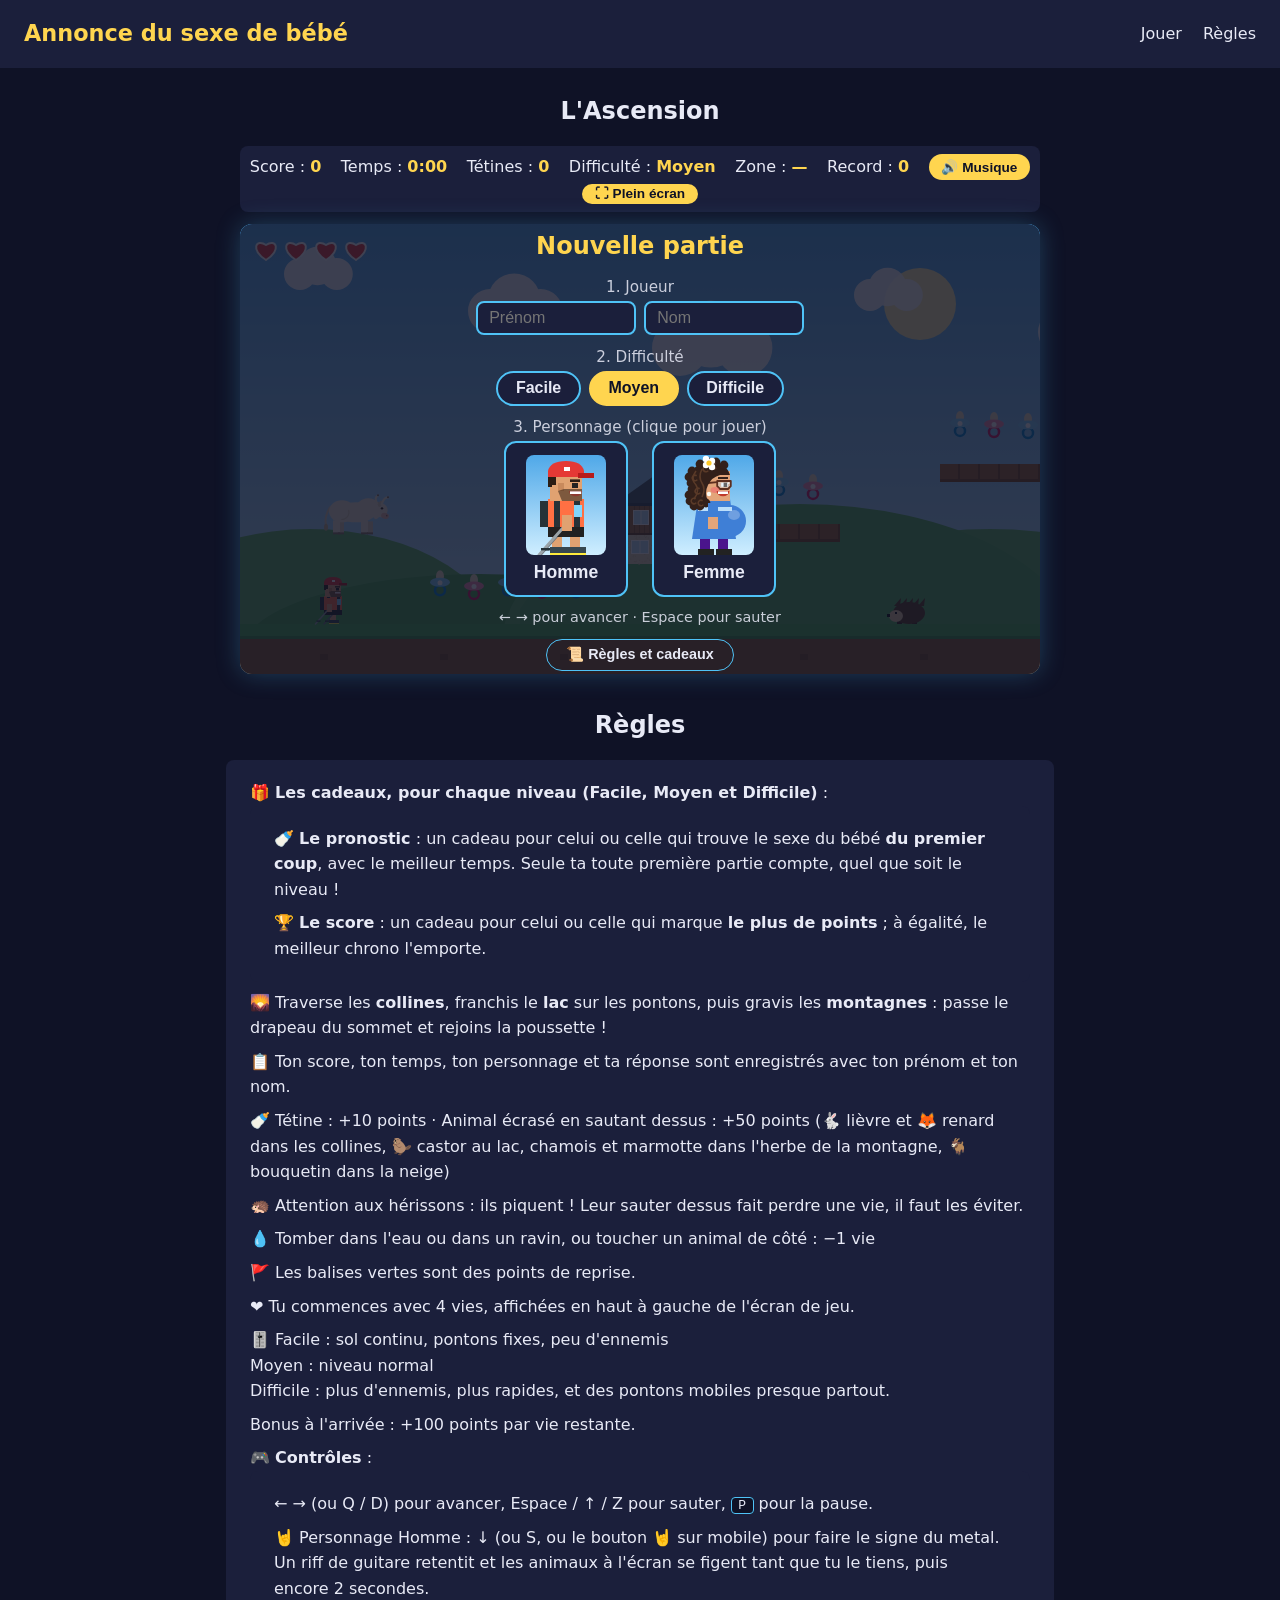
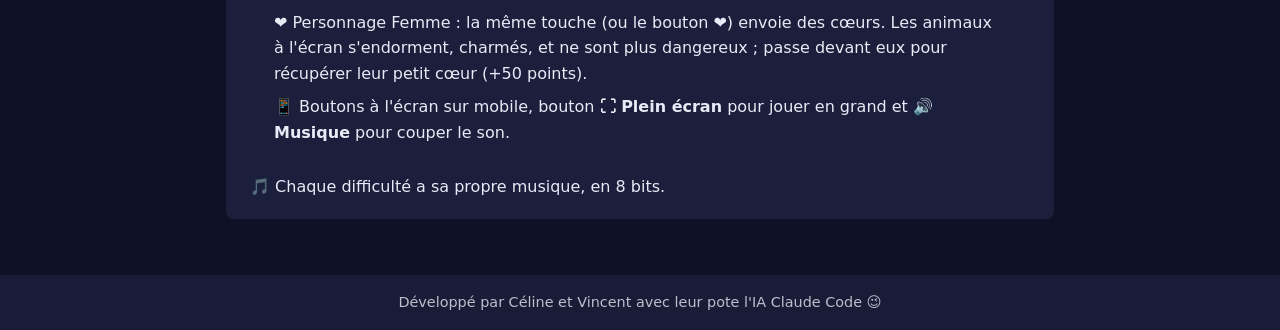
<file: index.html>
<!DOCTYPE html>
<html lang="fr">
<head>
  <meta charset="UTF-8">
  <meta name="viewport" content="width=device-width, initial-scale=1.0">
  <title>Annonce du sexe de bébé — L'Ascension</title>
  <link rel="stylesheet" href="style.css?v=202611071335">
</head>
<body>
  <header>
    <h1>Annonce du sexe de bébé</h1>
    <nav>
      <a href="#jeu">Jouer</a>
      <a href="#regles">Règles</a>
    </nav>
  </header>

  <main>
    <section id="jeu">
      <h2>L'Ascension</h2>

      <div class="hud">
        <span>Score : <strong id="score">0</strong></span>
        <span>Temps : <strong id="temps">0:00</strong></span>
        <span>Tétines : <strong id="pieces">0</strong></span>
        <span>Difficulté : <strong id="difficulte">Moyen</strong></span>
        <span>Zone : <strong id="zone">—</strong></span>
        <span>Record : <strong id="record">0</strong></span>
        <button id="bouton-musique" class="bouton-hud" aria-label="Couper la musique">🔊 Musique</button>
        <button id="bouton-plein-ecran" class="bouton-hud" aria-label="Passer en plein écran">⛶ Plein écran</button>
      </div>

      <div class="zone-jeu">
        <canvas id="canvas" width="800" height="450"></canvas>

        <div id="ecran-selection" class="ecran">
          <h3>Nouvelle partie</h3>
          <p class="etape">1. Joueur</p>
          <div class="identite">
            <input id="prenom" type="text" placeholder="Prénom" maxlength="30" autocomplete="given-name" aria-label="Prénom">
            <input id="nom" type="text" placeholder="Nom" maxlength="30" autocomplete="family-name" aria-label="Nom">
          </div>
          <p id="erreur-identite" class="erreur cache">Entre ton prénom et ton nom pour jouer.</p>
          <p class="etape">2. Difficulté</p>
          <div class="difficultes">
            <button class="bouton-difficulte" data-difficulte="facile">Facile</button>
            <button class="bouton-difficulte actif" data-difficulte="moyen">Moyen</button>
            <button class="bouton-difficulte" data-difficulte="difficile">Difficile</button>
          </div>
          <p class="etape">3. Personnage (clique pour jouer)</p>
          <div class="choix">
            <button class="carte-perso" data-perso="homme">
              <canvas width="80" height="100"></canvas>
              <span>Homme</span>
            </button>
            <button class="carte-perso" data-perso="femme">
              <canvas width="80" height="100"></canvas>
              <span>Femme</span>
            </button>
          </div>
          <p class="aide">← → pour avancer · Espace pour sauter</p>
          <button id="bouton-voir-regles" class="bouton-secondaire">📜 Règles et cadeaux</button>
        </div>

        <!-- Règles et cadeaux : affichés au début de la première partie, puis sur demande -->
        <div id="ecran-regles" class="ecran cache">
          <div class="contenu-regles">
            <h3>📜 Règles du jeu</h3>
            <p>Traverse les collines, le lac et les montagnes, puis rejoins la poussette pour répondre : <strong>fille ou garçon ?</strong></p>
            <ul>
              <li>← → pour avancer, Espace pour sauter (boutons à l'écran sur mobile). Tu as 4 vies ❤️.</li>
              <li>L'eau, les ravins et les animaux touchés de côté font perdre une vie. Saute sur les animaux pour les écraser… sauf les hérissons, qui piquent !</li>
              <li>Tétine +10, animal écrasé +50, et +100 par vie restante à l'arrivée. Cherche aussi le biberon 🍼 et la grotte 🧀 !</li>
            </ul>
            <h4>🎁 Les cadeaux, pour chaque niveau (Facile, Moyen et Difficile)</h4>
            <ul>
              <li>🍼 <strong>Le pronostic</strong> : un cadeau pour celui ou celle qui trouve le sexe du bébé <strong>du premier coup</strong>, avec le meilleur temps. Seule ta toute première partie compte, quel que soit le niveau !</li>
              <li>🏆 <strong>Le score</strong> : un cadeau pour celui ou celle qui marque <strong>le plus de points</strong> ; à égalité, le meilleur chrono l'emporte.</li>
            </ul>
            <p class="note-regles">Utilise toujours le même prénom et le même nom pour que tes parties soient bien comptées.</p>
            <button id="bouton-regles">C'est parti !</button>
          </div>
        </div>

        <div id="ecran-message" class="ecran cache">
          <h3 id="message-titre"></h3>
          <p id="message-texte"></p>
          <button id="bouton-message">Rejouer</button>
        </div>

        <div id="ecran-question" class="ecran cache">
          <h3>Alors fille ou garçon ?</h3>
          <p id="question-texte"></p>
          <div class="choix-reponse">
            <button data-reponse="fille">👧 Fille</button>
            <button data-reponse="garçon">👦 Garçon</button>
          </div>
        </div>
      </div>

      <div class="controles-tactiles">
        <div class="groupe-tactile groupe-deplacement">
          <button data-tactile="ArrowLeft" aria-label="Gauche">◀</button>
          <button data-tactile="ArrowRight" aria-label="Droite">▶</button>
        </div>
        <div class="groupe-tactile groupe-actions">
          <button id="bouton-metal" class="bouton-metal cache" data-tactile="ArrowDown" aria-label="Signe du metal">🤘</button>
          <button id="bouton-coeur" class="bouton-metal cache" data-tactile="ArrowDown" aria-label="Envoyer des cœurs">❤️</button>
          <button id="bouton-tir" class="bouton-tir cache" data-tactile="KeyX" aria-label="Tirer du lait">🍼</button>
          <button data-tactile="Space" aria-label="Sauter">⤒</button>
        </div>
      </div>

      <div id="modale-photo" class="modale cache" role="dialog" aria-modal="true" aria-labelledby="photo-titre">
        <div class="modale-contenu">
          <h3 id="photo-titre"></h3>
          <!-- Vidéo de l'annonce : déposer le fichier videos/annonce.mp4 -->
          <video id="video-annonce" src="videos/annonce.mp4?v=202611071335" controls playsinline preload="none"></video>
          <p id="video-absente" class="video-absente cache">🎬 La vidéo arrive bientôt…</p>
          <button id="bouton-fermer-photo">Rejouer</button>
        </div>
      </div>
    </section>

    <section id="regles">
      <h2>Règles</h2>
      <ul>
        <li>🎁 <strong>Les cadeaux, pour chaque niveau (Facile, Moyen et Difficile)</strong> :
          <ul>
            <li>🍼 <strong>Le pronostic</strong> : un cadeau pour celui ou celle qui trouve le sexe du bébé <strong>du premier coup</strong>, avec le meilleur temps. Seule ta toute première partie compte, quel que soit le niveau !</li>
            <li>🏆 <strong>Le score</strong> : un cadeau pour celui ou celle qui marque <strong>le plus de points</strong> ; à égalité, le meilleur chrono l'emporte.</li>
          </ul>
        </li>
        <li>🌄 Traverse les <strong>collines</strong>, franchis le <strong>lac</strong> sur les pontons, puis gravis les <strong>montagnes</strong> : passe le drapeau du sommet et rejoins la poussette !</li>
        <li>📋 Ton score, ton temps, ton personnage et ta réponse sont enregistrés avec ton prénom et ton nom.</li>
        <li>🍼 Tétine : +10 points · Animal écrasé en sautant dessus : +50 points (🐇 lièvre et 🦊 renard dans les collines, 🦫 castor au lac, chamois et marmotte dans l'herbe de la montagne, 🐐 bouquetin dans la neige)</li>
        <li>🦔 Attention aux hérissons : ils piquent ! Leur sauter dessus fait perdre une vie, il faut les éviter.</li>
        <li>💧 Tomber dans l'eau ou dans un ravin, ou toucher un animal de côté : −1 vie</li>
        <li>🚩 Les balises vertes sont des points de reprise.</li>
        <li>❤️ Tu commences avec 4 vies, affichées en haut à gauche de l'écran de jeu.</li>
        <li>🎚️ Facile : sol continu, pontons fixes, peu d'ennemis<br>
          Moyen : niveau normal<br>
          Difficile : plus d'ennemis, plus rapides, et des pontons mobiles presque partout.</li>
        <li>Bonus à l'arrivée : +100 points par vie restante.</li>
        <li>🎮 <strong>Contrôles</strong> :
          <ul>
            <li>← → (ou Q / D) pour avancer, Espace / ↑ / Z pour sauter, <kbd>P</kbd> pour la pause.</li>
            <li>🤘 Personnage Homme : ↓ (ou S, ou le bouton 🤘 sur mobile) pour faire le signe du metal. Un riff de guitare retentit et les animaux à l'écran se figent tant que tu le tiens, puis encore 2 secondes.</li>
            <li>❤️ Personnage Femme : la même touche (ou le bouton ❤️) envoie des cœurs. Les animaux à l'écran s'endorment, charmés, et ne sont plus dangereux ; passe devant eux pour récupérer leur petit cœur (+50 points).</li>
            <li>📱 Boutons à l'écran sur mobile, bouton <strong>⛶ Plein écran</strong> pour jouer en grand et <strong>🔊 Musique</strong> pour couper le son.</li>
          </ul>
        </li>
        <li>🎵 Chaque difficulté a sa propre musique, en 8 bits.</li>
      </ul>
    </section>
  </main>

  <footer>
    <p>Développé par Céline et Vincent avec leur pote l'IA Claude Code 😉</p>
  </footer>

  <script src="config.js?v=202611071335"></script>
  <script src="musique.js?v=202611071335"></script>
  <script src="script.js?v=202611071335"></script>
</body>
</html>
</file>
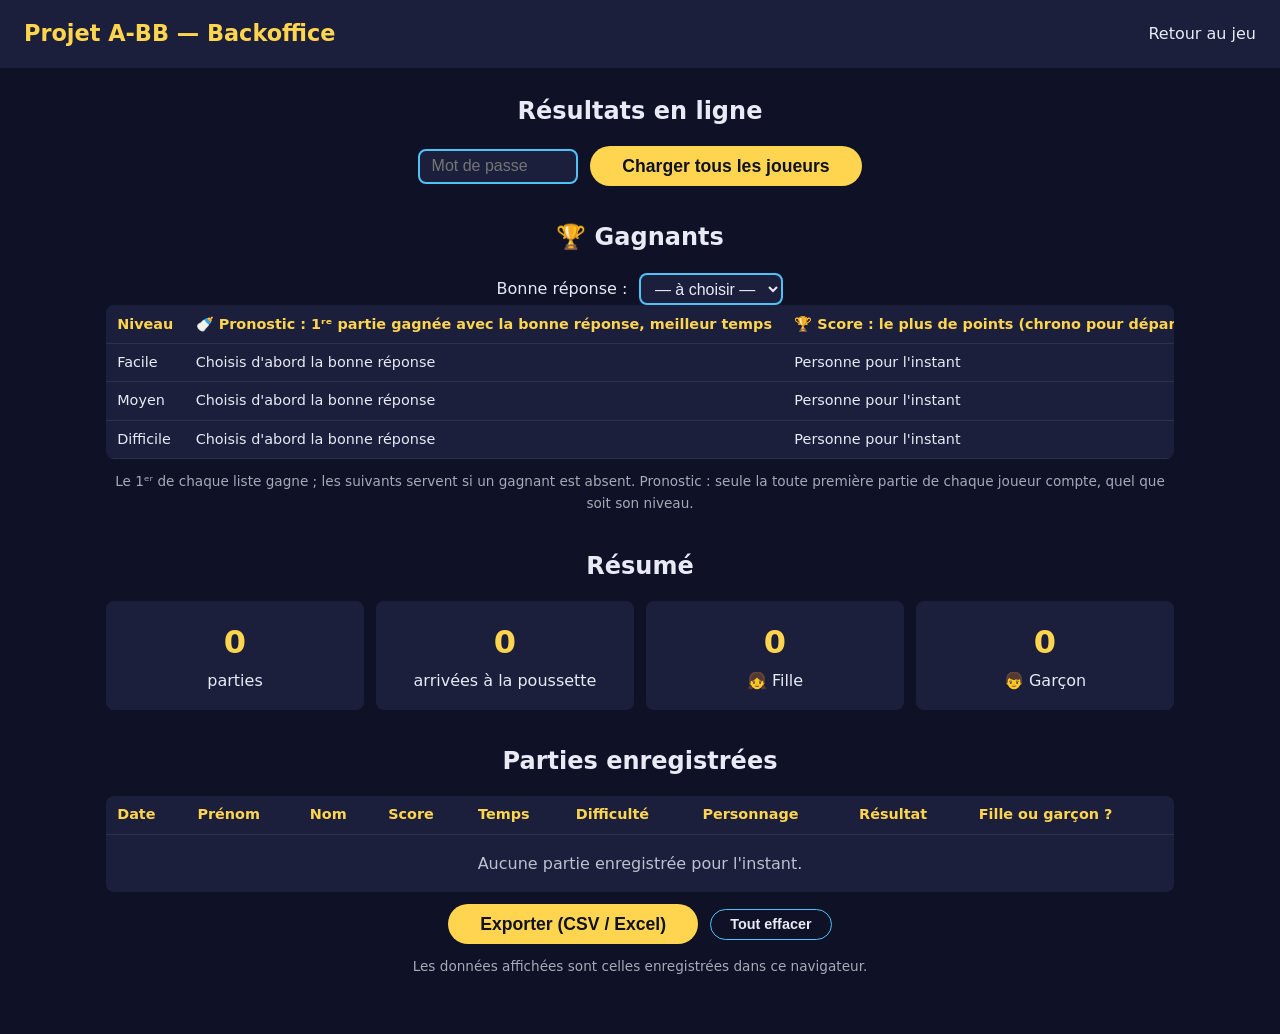
<file: admin.html>
<!DOCTYPE html>
<html lang="fr">
<head>
  <meta charset="UTF-8">
  <meta name="viewport" content="width=device-width, initial-scale=1.0">
  <meta name="robots" content="noindex, nofollow">
  <title>Projet A-BB — Backoffice</title>
  <link rel="stylesheet" href="style.css?v=202611071335">
</head>
<body>
  <header>
    <h1>Projet A-BB — Backoffice</h1>
    <nav>
      <a href="index.html">Retour au jeu</a>
    </nav>
  </header>

  <main class="backoffice">
    <section id="section-en-ligne" hidden>
      <h2>Résultats en ligne</h2>
      <form id="form-cle" class="actions">
        <input id="cle-admin" type="password" placeholder="Mot de passe" autocomplete="current-password" aria-label="Mot de passe">
        <button type="submit">Charger tous les joueurs</button>
      </form>
      <p id="etat-en-ligne" class="note"></p>
    </section>

    <section>
      <h2>🏆 Gagnants</h2>
      <div class="actions">
        <label for="bonne-reponse">Bonne réponse :</label>
        <select id="bonne-reponse">
          <option value="">— à choisir —</option>
          <option value="fille">👧 Fille</option>
          <option value="garçon">👦 Garçon</option>
        </select>
      </div>
      <div class="tableau-conteneur">
        <table class="tableau-gagnants">
          <thead>
            <tr>
              <th>Niveau</th>
              <th>🍼 Pronostic : 1ʳᵉ partie gagnée avec la bonne réponse, meilleur temps</th>
              <th>🏆 Score : le plus de points (chrono pour départager)</th>
            </tr>
          </thead>
          <tbody id="liste-gagnants"></tbody>
        </table>
      </div>
      <p class="note">Le 1ᵉʳ de chaque liste gagne ; les suivants servent si un gagnant est absent. Pronostic : seule la toute première partie de chaque joueur compte, quel que soit son niveau.</p>
    </section>

    <section>
      <h2>Résumé</h2>
      <div class="statistiques">
        <div><strong id="stat-parties">0</strong><span>parties</span></div>
        <div><strong id="stat-arrivees">0</strong><span>arrivées à la poussette</span></div>
        <div><strong id="stat-fille">0</strong><span>👧 Fille</span></div>
        <div><strong id="stat-garcon">0</strong><span>👦 Garçon</span></div>
      </div>
    </section>

    <section>
      <h2>Parties enregistrées</h2>
      <div class="tableau-conteneur">
        <table>
          <thead>
            <tr>
              <th>Date</th>
              <th>Prénom</th>
              <th>Nom</th>
              <th>Score</th>
              <th>Temps</th>
              <th>Difficulté</th>
              <th>Personnage</th>
              <th>Résultat</th>
              <th>Fille ou garçon ?</th>
            </tr>
          </thead>
          <tbody id="liste-scores"></tbody>
        </table>
        <p id="aucun-score">Aucune partie enregistrée pour l'instant.</p>
      </div>
      <div class="actions">
        <button id="bouton-exporter">Exporter (CSV / Excel)</button>
        <button id="bouton-effacer" class="bouton-secondaire">Tout effacer</button>
      </div>
      <p id="note-source" class="note">Les données affichées sont celles enregistrées dans ce navigateur.</p>
    </section>
  </main>

  <script src="config.js?v=202611071335"></script>
  <script src="admin.js?v=202611071335"></script>
</body>
</html>
</file>
<file: style.css>
:root {
  --fond: #0f1226;
  --carte: #1b1f3b;
  --texte: #e8eaf6;
  --accent: #ffd54f;
  --accent-2: #4fc3f7;
}

* {
  box-sizing: border-box;
  margin: 0;
  padding: 0;
}

body {
  font-family: "Segoe UI", system-ui, sans-serif;
  background: var(--fond);
  color: var(--texte);
  line-height: 1.6;
  min-height: 100vh;
  display: flex;
  flex-direction: column;
}

header {
  display: flex;
  justify-content: space-between;
  align-items: center;
  padding: 1rem 1.5rem;
  background: var(--carte);
}

header h1 {
  font-size: 1.4rem;
  color: var(--accent);
}

nav a {
  color: var(--texte);
  text-decoration: none;
  margin-left: 1rem;
}

nav a:hover {
  color: var(--accent);
}

main {
  flex: 1;
  width: 100%;
  max-width: 860px;
  margin: 0 auto;
  padding: 1.5rem 1rem;
}

section {
  margin-bottom: 2rem;
}

h2 {
  text-align: center;
  margin-bottom: 1rem;
}

.hud {
  display: flex;
  flex-wrap: wrap;
  justify-content: space-around;
  gap: 0.25rem 1rem;
  background: var(--carte);
  border-radius: 8px;
  padding: 0.5rem;
  margin: 0 auto 0.75rem;
  max-width: 800px;
}

.hud strong {
  color: var(--accent);
}

.zone-jeu {
  position: relative;
  max-width: 800px;
  margin: 0 auto;
}

#canvas {
  display: block;
  width: 100%;
  height: auto;
  border-radius: 12px;
  background: #4fa8e8;
  box-shadow: 0 0 24px rgba(79, 195, 247, 0.25);
  touch-action: none;
}

.ecran {
  position: absolute;
  inset: 0;
  display: flex;
  flex-direction: column;
  justify-content: center;
  align-items: center;
  gap: 1rem;
  text-align: center;
  padding: 1rem;
  background: rgba(15, 18, 38, 0.8);
  border-radius: 12px;
  overflow-y: auto;
}

.ecran.cache {
  display: none;
}

.ecran h3 {
  font-size: 2rem;
  color: var(--accent);
}

.choix {
  display: flex;
  gap: 1.5rem;
}

#ecran-selection {
  gap: 0.6rem;
}

#ecran-selection h3 {
  font-size: 1.5rem;
}

.identite {
  display: flex;
  gap: 0.5rem;
}

.identite input,
#form-cle input {
  width: 10rem;
  font-size: 1rem;
  padding: 0.4rem 0.7rem;
  border-radius: 8px;
  border: 2px solid var(--accent-2);
  background: var(--carte);
  color: var(--texte);
}

.identite input:focus,
#form-cle input:focus {
  outline: none;
  border-color: var(--accent);
}

.erreur {
  color: #ff8a80;
  font-size: 0.9rem;
}

.erreur.cache {
  display: none;
}

.choix-reponse {
  display: flex;
  gap: 1rem;
}

.choix-reponse button {
  font-size: 1.3rem;
}

.modale {
  position: fixed;
  inset: 0;
  z-index: 10;
  display: flex;
  align-items: center;
  justify-content: center;
  padding: 16px;
  background: rgba(0, 0, 0, 0.75);
}

.modale.cache {
  display: none;
}

.modale-contenu {
  display: flex;
  flex-direction: column;
  align-items: center;
  gap: 0.75rem;
  width: 100%;
  max-width: 720px;
  max-height: 100%;
  overflow-y: auto;
  padding: 1rem;
  text-align: center;
  background: var(--carte);
  border-radius: 12px;
}

.modale-contenu h3 {
  color: var(--accent);
}

.modale-contenu video {
  max-width: 100%;
  max-height: 65vh;
  border-radius: 8px;
  background: #000;
}

.video-absente {
  padding: 2.5rem 1rem;
  width: 100%;
  font-size: 1.2rem;
  background: var(--fond);
  border-radius: 8px;
}

.video-absente.cache {
  display: none;
}

.tableau-conteneur {
  overflow-x: auto;
  background: var(--carte);
  border-radius: 8px;
}

table {
  width: 100%;
  border-collapse: collapse;
  font-size: 0.9rem;
}

th,
td {
  padding: 0.45rem 0.7rem;
  text-align: left;
  white-space: nowrap;
  border-bottom: 1px solid rgba(255, 255, 255, 0.08);
}

th {
  color: var(--accent);
}

td.nombre {
  text-align: right;
  font-variant-numeric: tabular-nums;
}

.backoffice {
  max-width: 1100px;
}

.tableau-gagnants td {
  vertical-align: top;
  white-space: normal;
}

.tableau-gagnants ol {
  margin: 0;
  padding-left: 1.2rem;
}

.tableau-gagnants li:first-child {
  color: var(--accent);
  font-weight: bold;
}

#bonne-reponse {
  font-size: 1rem;
  padding: 0.3rem 0.6rem;
  border-radius: 8px;
  border: 2px solid var(--accent-2);
  background: var(--carte);
  color: var(--texte);
}

.statistiques {
  display: grid;
  grid-template-columns: repeat(auto-fit, minmax(150px, 1fr));
  gap: 0.75rem;
}

.statistiques div {
  display: flex;
  flex-direction: column;
  align-items: center;
  padding: 1rem;
  background: var(--carte);
  border-radius: 8px;
}

.statistiques strong {
  font-size: 2rem;
  color: var(--accent);
  font-variant-numeric: tabular-nums;
}

.actions {
  display: flex;
  flex-wrap: wrap;
  justify-content: center;
  align-items: center;
  gap: 0.75rem;
  margin-top: 0.75rem;
}

.actions .bouton-secondaire {
  margin: 0;
}

.note {
  margin-top: 0.75rem;
  text-align: center;
  font-size: 0.85rem;
  opacity: 0.7;
}

#aucun-score {
  text-align: center;
  padding: 1rem;
  opacity: 0.8;
}

.bouton-secondaire {
  display: block;
  margin: 0.75rem auto 0;
  font-size: 0.9rem;
  padding: 0.4rem 1.2rem;
  background: transparent;
  color: var(--texte);
  border: 1px solid var(--accent-2);
}

.etape {
  font-size: 0.95rem;
  opacity: 0.85;
  margin-bottom: -0.5rem;
}

.difficultes {
  display: flex;
  gap: 0.5rem;
}

.difficultes .bouton-difficulte {
  font-size: 1rem;
  padding: 0.4rem 1.1rem;
  background: var(--carte);
  color: var(--texte);
  border: 2px solid var(--accent-2);
}

.difficultes .bouton-difficulte.actif {
  background: var(--accent);
  color: var(--fond);
  border-color: var(--accent);
}

button {
  font-size: 1.1rem;
  padding: 0.6rem 2rem;
  border: none;
  border-radius: 999px;
  background: var(--accent);
  color: var(--fond);
  font-weight: bold;
  cursor: pointer;
  transition: transform 0.1s;
}

button:hover {
  transform: scale(1.05);
}

.choix .carte-perso {
  display: flex;
  flex-direction: column;
  align-items: center;
  gap: 0.4rem;
  padding: 0.75rem 1.25rem;
  border-radius: 12px;
  border: 2px solid var(--accent-2);
  background: var(--carte);
  color: var(--texte);
}

.choix .carte-perso:hover {
  border-color: var(--accent);
}

.carte-perso canvas {
  background: linear-gradient(#4fa8e8, #cfeeff);
  border-radius: 8px;
}

.aide {
  font-size: 0.9rem;
  opacity: 0.85;
}

.controles-tactiles {
  display: none;
  justify-content: space-between;
  gap: 0.75rem;
  max-width: 800px;
  margin: 0.75rem auto 0;
}

.groupe-tactile {
  display: flex;
  flex: 1;
  gap: 0.75rem;
}

.controles-tactiles button {
  flex: 1;
  min-width: 0;
  font-size: 1.6rem;
  padding: 0.8rem 0.2rem;
  border-radius: 12px;
  user-select: none;
  touch-action: none;
}

.controles-tactiles button.cache {
  display: none;
}

/* Le bouton 🤘 est un bonus : plus petit que le tir et le saut */
.controles-tactiles .bouton-metal {
  flex: 0.6;
}

/* Le saut, le bouton le plus utilisé, garde toujours la plus grande place à droite */
.controles-tactiles [data-tactile="Space"] {
  flex: 1.4;
}

@media (hover: none) and (pointer: coarse) {
  .controles-tactiles {
    display: flex;
  }
}

@media (max-width: 520px) {
  .ecran h3 {
    font-size: 1.3rem;
  }

  .ecran {
    gap: 0.5rem;
  }

  .carte-perso canvas {
    width: 40px;
    height: 50px;
  }

  .difficultes .bouton-difficulte {
    font-size: 0.85rem;
    padding: 0.3rem 0.7rem;
  }

  .etape {
    display: none;
  }

  .identite input {
    width: 7.5rem;
    font-size: 0.9rem;
    padding: 0.3rem 0.5rem;
  }

  .choix-reponse button {
    font-size: 1rem;
    padding: 0.5rem 1.2rem;
  }
}

/* ---------- Plein écran ---------- */

.hud .bouton-hud {
  font-size: 0.85rem;
  padding: 0.15rem 0.8rem;
}

/* Vrai plein écran (:fullscreen) ou plein écran simulé sur iPhone (.plein-ecran).
   Grille : barre du haut, puis le jeu au centre ; les boutons tactiles sont dessous (portrait)
   ou de part et d'autre (paysage), jamais par-dessus le jeu. */
#jeu:fullscreen,
#jeu.plein-ecran {
  position: fixed;
  inset: 0;
  z-index: 20;
  margin: 0;
  display: grid;
  grid-template-columns: minmax(0, 1fr);
  grid-template-rows: auto 1fr auto;
  grid-template-areas:
    "hud"
    "jeu"
    "tactile";
  align-items: center;
  justify-items: center;
  gap: 0.3rem;
  padding: 0.3rem;
  background: var(--fond);
}

#jeu:fullscreen h2,
#jeu.plein-ecran h2 {
  display: none;
}

#jeu:fullscreen .hud,
#jeu.plein-ecran .hud {
  grid-area: hud;
  margin: 0;
  padding: 0.15rem 0.5rem;
  font-size: 0.8rem;
  width: 100%;
  max-width: none;
}

/* Le jeu prend toute la place disponible en gardant ses proportions 16:9 */
#jeu:fullscreen .zone-jeu,
#jeu.plein-ecran .zone-jeu {
  grid-area: jeu;
  width: min(100%, (100dvh - 2.6rem) * 16 / 9);
  max-width: none;
}

#jeu:fullscreen .controles-tactiles,
#jeu.plein-ecran .controles-tactiles {
  grid-area: tactile;
  width: 100%;
  max-width: none;
  margin: 0;
}

@media (hover: none) and (pointer: coarse) {
  /* Portrait : boutons sous le jeu, en gros */
  #jeu:fullscreen .zone-jeu,
  #jeu.plein-ecran .zone-jeu {
    width: min(100%, (100dvh - 9rem) * 16 / 9);
  }

  #jeu:fullscreen .controles-tactiles button,
  #jeu.plein-ecran .controles-tactiles button {
    height: 4.5rem;
  }

  /* ◀ ▶ plus larges que le tir et le saut */
  #jeu:fullscreen .groupe-deplacement,
  #jeu.plein-ecran .groupe-deplacement {
    flex: 1.6;
  }
}

@media (hover: none) and (pointer: coarse) and (orientation: landscape) {
  /* Paysage : le jeu prend toute la hauteur, déplacement à gauche, tir et saut à droite */
  #jeu:fullscreen,
  #jeu.plein-ecran {
    /* Bande de gauche plus large : les boutons ◀ ▶ y sont côte à côte */
    grid-template-columns: minmax(8rem, 1.6fr) auto minmax(5rem, 1fr);
    grid-template-rows: auto 1fr;
    grid-template-areas:
      "hud hud hud"
      "gauche jeu droite";
  }

  #jeu:fullscreen .zone-jeu,
  #jeu.plein-ecran .zone-jeu {
    /* Au moins 8 rem à gauche et 5 rem à droite pour les boutons */
    width: min(100vw - 13.6rem, (100dvh - 2.6rem) * 16 / 9);
  }

  #jeu:fullscreen .controles-tactiles,
  #jeu.plein-ecran .controles-tactiles {
    display: contents;
  }

  #jeu:fullscreen .groupe-deplacement,
  #jeu.plein-ecran .groupe-deplacement {
    grid-area: gauche;
  }

  #jeu:fullscreen .groupe-actions,
  #jeu.plein-ecran .groupe-actions {
    grid-area: droite;
    flex-direction: column;
  }

  #jeu:fullscreen .groupe-tactile,
  #jeu.plein-ecran .groupe-tactile {
    align-self: stretch;
    width: 100%;
    gap: 0.4rem;
  }

  #jeu:fullscreen .controles-tactiles button,
  #jeu.plein-ecran .controles-tactiles button {
    height: auto;
    padding: 0;
    font-size: 1.8rem;
  }
}

body.jeu-plein-ecran {
  overflow: hidden;
}

/* ---------- Écran des règles et des cadeaux ---------- */

#ecran-regles {
  justify-content: flex-start;
}

.contenu-regles {
  margin: auto 0;
  max-width: 600px;
  text-align: left;
  font-size: 0.85rem;
  line-height: 1.35;
}

.contenu-regles h3 {
  text-align: center;
  margin-bottom: 0.4rem;
}

.contenu-regles h4 {
  color: var(--accent);
  margin: 0.6rem 0 0.2rem;
}

.contenu-regles ul {
  padding-left: 1.2rem;
}

.contenu-regles li {
  margin: 0.15rem 0;
}

.contenu-regles .note-regles {
  font-size: 0.8rem;
  opacity: 0.8;
  margin-top: 0.4rem;
}

.contenu-regles button {
  display: block;
  margin: 0.6rem auto 0;
}

#ecran-selection .bouton-secondaire {
  margin-top: 0;
}

@media (max-width: 520px) {
  .contenu-regles {
    font-size: 0.75rem;
  }
}

#regles ul {
  list-style: none;
  background: var(--carte);
  border-radius: 8px;
  padding: 1rem 1.5rem;
}

#regles li {
  padding: 0.25rem 0;
}

kbd {
  background: var(--fond);
  border: 1px solid var(--accent-2);
  border-radius: 4px;
  padding: 0 0.4rem;
}

footer {
  text-align: center;
  padding: 1rem;
  background: var(--carte);
  font-size: 0.9rem;
  opacity: 0.8;
}
</file>
